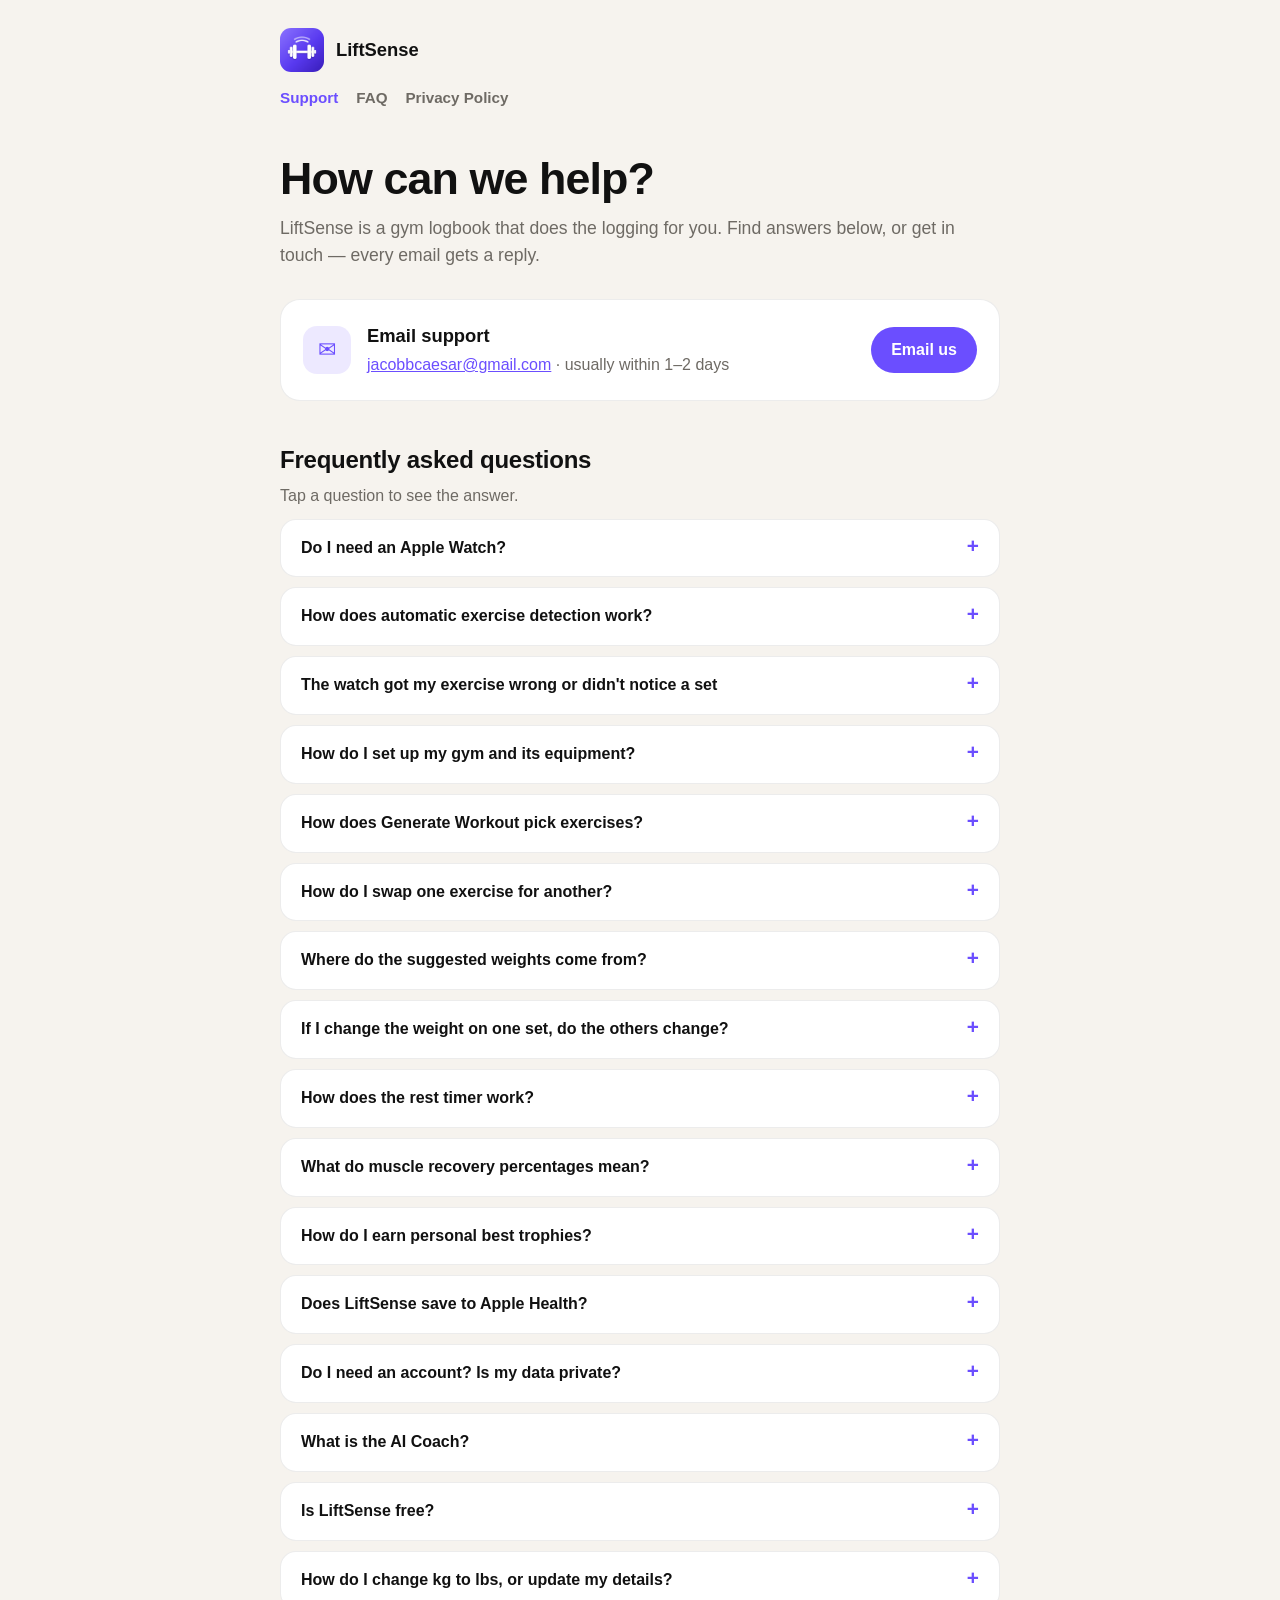
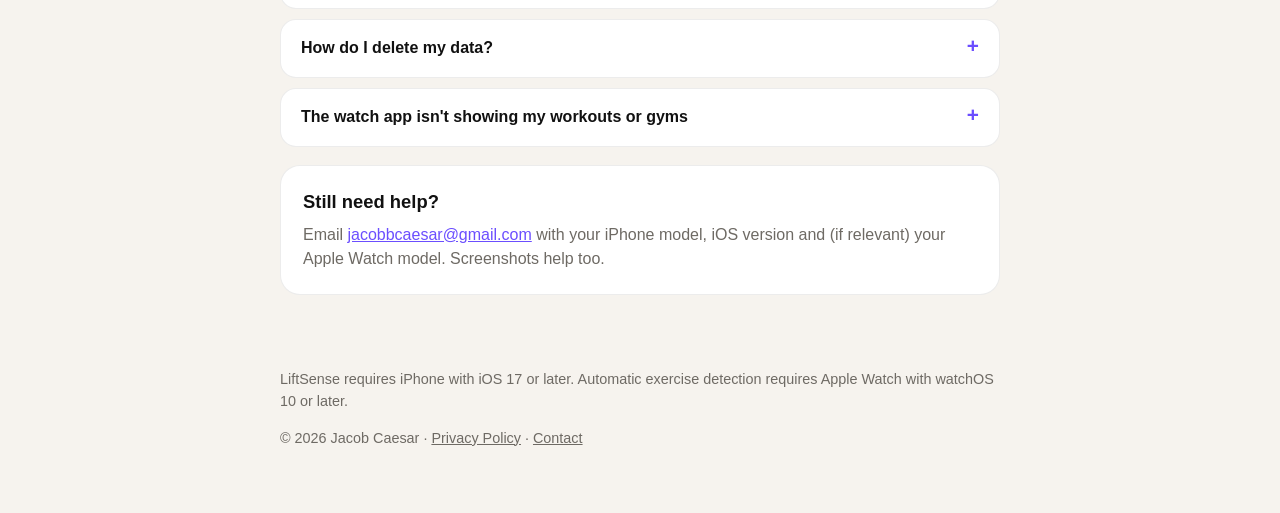
<file: index.html>
<!doctype html>
<html lang="en">
<head>
  <meta charset="utf-8">
  <meta name="viewport" content="width=device-width, initial-scale=1">
  <title>LiftSense Support</title>
  <meta name="description" content="Help and support for LiftSense, the gym workout log that your Apple Watch fills in for you.">
  <link rel="icon" href="icon.png">
  <link rel="apple-touch-icon" href="icon.png">
  <link rel="stylesheet" href="style.css">
</head>
<body>
  <div class="wrap">
    <header>
      <a class="brand" href="./"><img src="icon.png" alt=""><span>LiftSense</span></a>
      <nav>
        <a class="active" href="./">Support</a>
        <a href="#faq">FAQ</a>
        <a href="privacy.html">Privacy Policy</a>
      </nav>
    </header>

    <section class="hero">
      <h1>How can we help?</h1>
      <p>LiftSense is a gym logbook that does the logging for you. Find answers below, or get in touch — every email gets a reply.</p>
    </section>

    <div class="card contact">
      <div class="icon">✉︎</div>
      <div>
        <h2>Email support</h2>
        <p><a href="mailto:jacobbcaesar@gmail.com">jacobbcaesar@gmail.com</a> · usually within 1–2 days</p>
      </div>
      <a class="button" href="mailto:jacobbcaesar@gmail.com?subject=LiftSense%20support">Email us</a>
    </div>

    <h2 class="section" id="faq">Frequently asked questions</h2>
    <p class="section-sub">Tap a question to see the answer.</p>

    <details>
      <summary>Do I need an Apple Watch?</summary>
      <div>
        <p>No. Without a watch you tick off each set on your iPhone, and everything else — generated workouts, Smart Weights, the rest timer, recovery and reviews — works the same.</p>
        <p>With an Apple Watch (watchOS 10 or later), LiftSense can also detect the exercise, count your reps and track your heart rate.</p>
      </div>
    </details>

    <details>
      <summary>How does automatic exercise detection work?</summary>
      <div>
        <p>During a workout, your watch reads your wrist movement. When you start a set it shows <strong>Detecting…</strong>, counts reps, and when you stop it shows its best guesses. Tap the right one and confirm the weight.</p>
        <p>Every time you confirm or correct a guess, detection learns your style and gets more accurate.</p>
      </div>
    </details>

    <details>
      <summary>The watch got my exercise wrong or didn't notice a set</summary>
      <div>
        <p>Tap the correct exercise (or <strong>Other…</strong>) on the watch — that correction teaches it for next time. If a set wasn't picked up at all, use <strong>Log Manually</strong> on the watch or tick the set on your phone.</p>
        <p>Exercises where your wrist barely moves, like leg press, leg extension and calf raises, are the hardest to detect. Logging those by hand is normal.</p>
      </div>
    </details>

    <details>
      <summary>How do I set up my gym and its equipment?</summary>
      <div>
        <p>Go to <strong>Settings → Gyms</strong> (or tap <strong>Edit equipment</strong> on the Generate Workout screen). Start from a template — commercial, garage, home, hotel or bodyweight — then tick or untick each machine and piece of kit.</p>
        <p>You can add as many gyms as you like. Generated workouts and exercise swaps only use equipment the selected gym has.</p>
      </div>
    </details>

    <details>
      <summary>How does Generate Workout pick exercises?</summary>
      <div>
        <p>It uses your selected gym's equipment, the muscles you tick, how long you have, the intensity and rest you choose, and which muscles are most recovered.</p>
        <ul>
          <li><strong>My usual</strong> leans on exercises you already do.</li>
          <li><strong>Discover</strong> suggests new exercises similar to the ones you like.</li>
        </ul>
        <p>LiftSense learns from the exercises you keep, finish, swap and remove, so suggestions get more "you" over time. Not happy? Tap <strong>Regenerate</strong>, or swap single exercises.</p>
      </div>
    </details>

    <details>
      <summary>How do I swap one exercise for another?</summary>
      <div>
        <p>Tap the <strong>⋯</strong> button next to the exercise and choose <strong>Swap exercise</strong>. You'll see the most similar exercises your gym can do, each with a match percentage. Tap one to swap it in, or browse the full library.</p>
      </div>
    </details>

    <details>
      <summary>Where do the suggested weights come from?</summary>
      <div>
        <p>For an exercise you've done before, LiftSense starts you with <strong>exactly the weights and reps from last time</strong>. If you're ready to progress it shows a tip with an <strong>Apply</strong> button — it never adds weight on its own.</p>
        <p>For a new exercise you get a sensible beginner starting weight, which LiftSense refines from how strong you are on your other lifts.</p>
      </div>
    </details>

    <details>
      <summary>If I change the weight on one set, do the others change?</summary>
      <div>
        <p>Yes. Changing the weight or reps on a set copies it to every later set of that exercise you haven't finished yet. Sets you've already ticked are left alone.</p>
      </div>
    </details>

    <details>
      <summary>How does the rest timer work?</summary>
      <div>
        <p>Tick a set and the rest countdown starts at the bottom of the screen. Use −15, +15 or Skip to adjust it. When it reaches zero your phone (and watch) alerts you that it's time for the next set.</p>
        <p>Set your rest when generating a workout, change it any time with the <strong>Rest</strong> button during a workout, or set the default in <strong>Settings → Workouts</strong>. To get alerts while your phone is locked, allow notifications for LiftSense in the iPhone Settings app.</p>
      </div>
    </details>

    <details>
      <summary>What do muscle recovery percentages mean?</summary>
      <div>
        <p>Each muscle shows how ready it is to train, from 0 to 100%. It drops after you train that muscle and climbs back as it recovers — larger muscles like quads and back take around three days, smaller ones less. Green is ready, gold is recovering and red is fatigued.</p>
      </div>
    </details>

    <details>
      <summary>How do I earn personal best trophies?</summary>
      <div>
        <p>When you finish a workout, LiftSense compares it with your history. You earn a trophy for a heaviest weight, a best estimated one-rep max, your biggest single set, or most reps on a bodyweight exercise. The first time you do an exercise sets your baseline.</p>
      </div>
    </details>

    <details>
      <summary>Does LiftSense save to Apple Health?</summary>
      <div>
        <p>Yes, if you allow it. Finished workouts are saved as strength training, and LiftSense can read your heart rate during workouts and your latest body weight. Turn this on or off in <strong>Settings → Sync &amp; sharing</strong>, or manage permissions in the Health app.</p>
      </div>
    </details>

    <details>
      <summary>Do I need an account? Is my data private?</summary>
      <div>
        <p>No account is needed. Your workouts, gyms and settings are stored on your iPhone and Apple Watch — they aren't uploaded to us and we can't see them. There are no ads and no tracking. See the <a href="privacy.html">Privacy Policy</a> for details.</p>
      </div>
    </details>

    <details>
      <summary>What is the AI Coach?</summary>
      <div>
        <p>Ask it about your training — what to train today, how a lift is progressing, how to break a plateau. By default it answers using logic built into the app and nothing leaves your phone.</p>
        <p>Optionally, you can add your own Anthropic API key in <strong>Settings → AI Coach</strong> for full conversations powered by Claude. The app asks your permission before sending anything, and you can turn it off at any time.</p>
      </div>
    </details>

    <details>
      <summary>Is LiftSense free?</summary>
      <div>
        <p>Yes. Every feature is included — there's no subscription and no in-app purchases.</p>
      </div>
    </details>

    <details>
      <summary>How do I change kg to lbs, or update my details?</summary>
      <div>
        <p>Open the <strong>Settings</strong> tab. You can change your units, name, bodyweight, age, experience level and training goal at any time.</p>
      </div>
    </details>

    <details>
      <summary>How do I delete my data?</summary>
      <div>
        <p>Go to <strong>Settings → Reset all data</strong>. This permanently removes everything LiftSense has stored on your device. Deleting the app also removes its data. Workouts already saved to Apple Health can be deleted in the Health app.</p>
      </div>
    </details>

    <details>
      <summary>The watch app isn't showing my workouts or gyms</summary>
      <div>
        <ol>
          <li>Open LiftSense on your iPhone once — it sends your saved workouts and gyms to the watch.</li>
          <li>Make sure the watch app is installed: open the Watch app on your iPhone, scroll to LiftSense and tap Install.</li>
          <li>Keep Bluetooth on and your watch near your phone for a minute to let it sync.</li>
        </ol>
        <p>Still stuck? <a href="mailto:jacobbcaesar@gmail.com?subject=LiftSense%20watch%20sync">Email us</a>.</p>
      </div>
    </details>

    <div class="card">
      <h2 style="margin:0 0 6px;font-size:1.15rem">Still need help?</h2>
      <p style="margin:0;color:var(--muted)">Email <a href="mailto:jacobbcaesar@gmail.com">jacobbcaesar@gmail.com</a> with your iPhone model, iOS version and (if relevant) your Apple Watch model. Screenshots help too.</p>
    </div>

    <footer>
      <p>LiftSense requires iPhone with iOS 17 or later. Automatic exercise detection requires Apple Watch with watchOS 10 or later.</p>
      <p>© 2026 Jacob Caesar · <a href="privacy.html">Privacy Policy</a> · <a href="mailto:jacobbcaesar@gmail.com">Contact</a></p>
    </footer>
  </div>
</body>
</html>
</file>
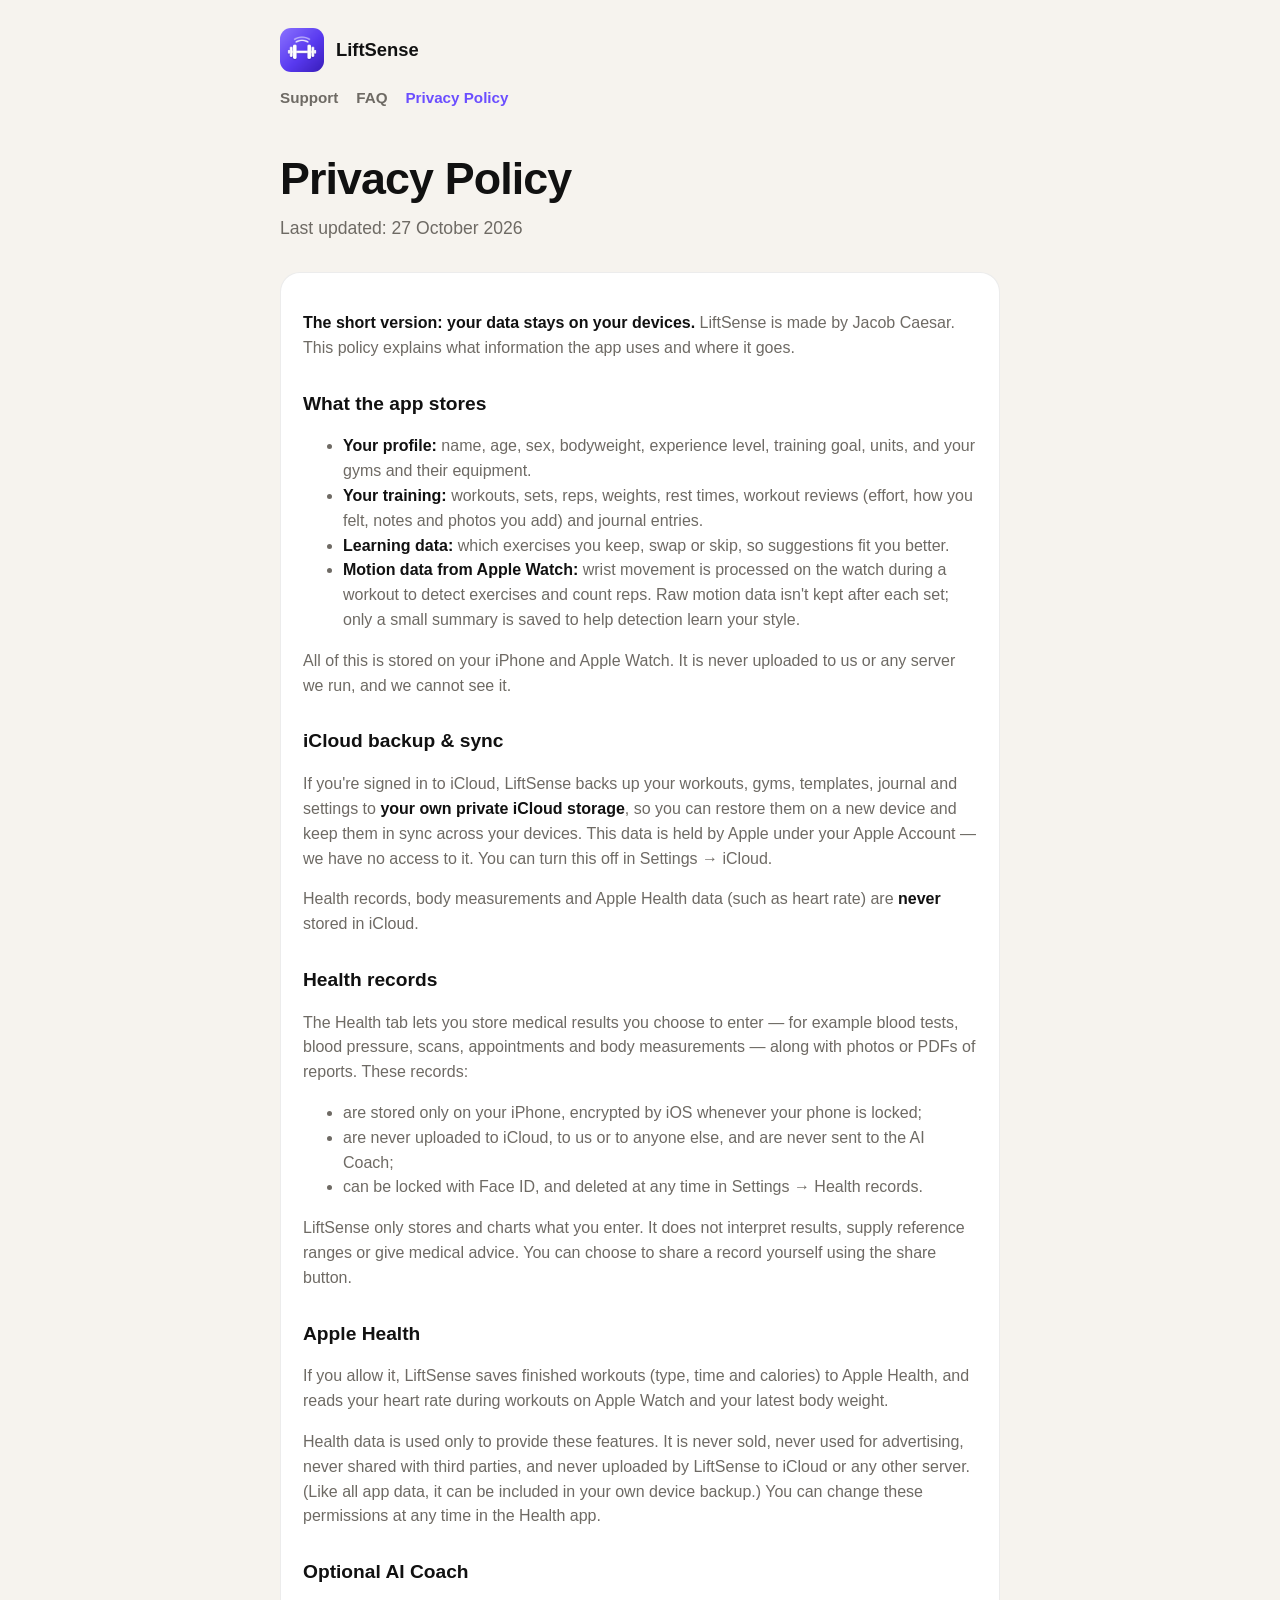
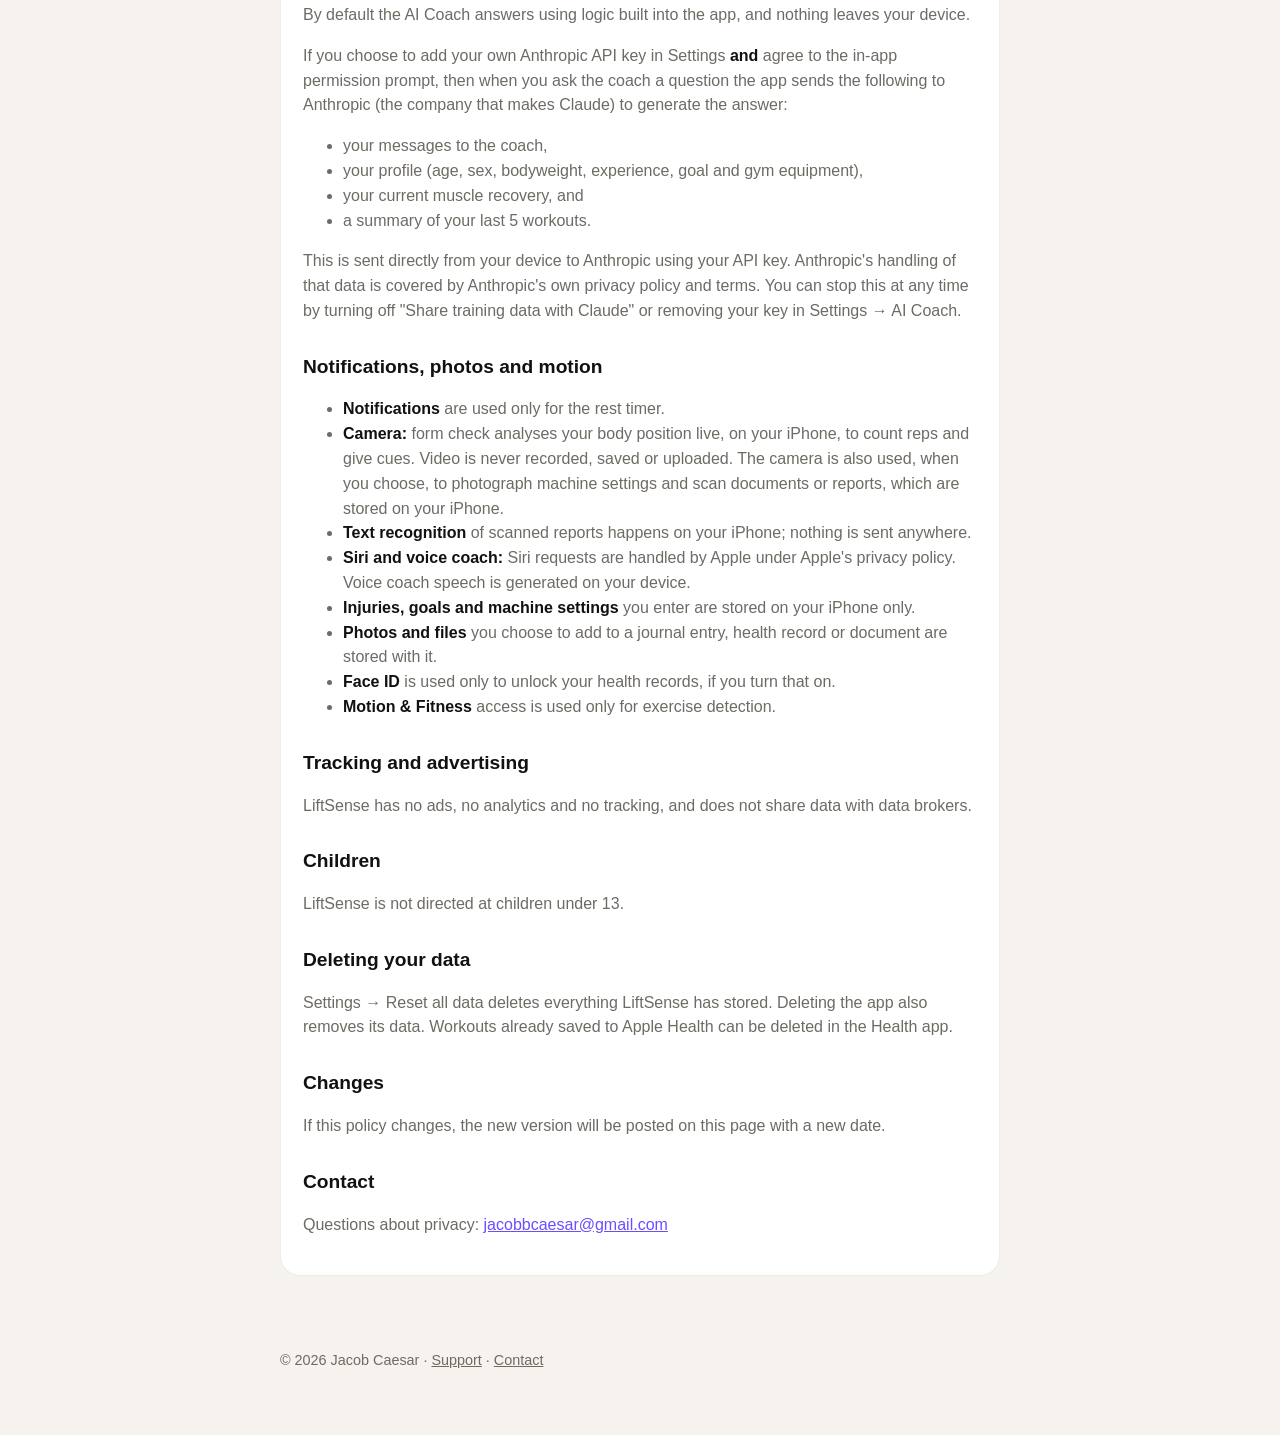
<file: privacy.html>
<!doctype html>
<html lang="en">
<head>
  <meta charset="utf-8">
  <meta name="viewport" content="width=device-width, initial-scale=1">
  <title>LiftSense Privacy Policy</title>
  <meta name="description" content="How LiftSense handles your data.">
  <link rel="icon" href="icon.png">
  <link rel="stylesheet" href="style.css">
</head>
<body>
  <div class="wrap">
    <header>
      <a class="brand" href="./"><img src="icon.png" alt=""><span>LiftSense</span></a>
      <nav>
        <a href="./">Support</a>
        <a href="./#faq">FAQ</a>
        <a class="active" href="privacy.html">Privacy Policy</a>
      </nav>
    </header>

    <section class="hero">
      <h1>Privacy Policy</h1>
      <p>Last updated: 27 October 2026</p>
    </section>

    <div class="card policy">
      <p><strong>The short version: your data stays on your devices.</strong> LiftSense is made by Jacob Caesar. This policy explains what information the app uses and where it goes.</p>

      <h2>What the app stores</h2>
      <ul>
        <li><strong>Your profile:</strong> name, age, sex, bodyweight, experience level, training goal, units, and your gyms and their equipment.</li>
        <li><strong>Your training:</strong> workouts, sets, reps, weights, rest times, workout reviews (effort, how you felt, notes and photos you add) and journal entries.</li>
        <li><strong>Learning data:</strong> which exercises you keep, swap or skip, so suggestions fit you better.</li>
        <li><strong>Motion data from Apple Watch:</strong> wrist movement is processed on the watch during a workout to detect exercises and count reps. Raw motion data isn't kept after each set; only a small summary is saved to help detection learn your style.</li>
      </ul>
      <p>All of this is stored on your iPhone and Apple Watch. It is never uploaded to us or any server we run, and we cannot see it.</p>

      <h2>iCloud backup &amp; sync</h2>
      <p>If you're signed in to iCloud, LiftSense backs up your workouts, gyms, templates, journal and settings to <strong>your own private iCloud storage</strong>, so you can restore them on a new device and keep them in sync across your devices. This data is held by Apple under your Apple Account — we have no access to it. You can turn this off in Settings → iCloud.</p>
      <p>Health records, body measurements and Apple Health data (such as heart rate) are <strong>never</strong> stored in iCloud.</p>

      <h2>Health records</h2>
      <p>The Health tab lets you store medical results you choose to enter — for example blood tests, blood pressure, scans, appointments and body measurements — along with photos or PDFs of reports. These records:</p>
      <ul>
        <li>are stored only on your iPhone, encrypted by iOS whenever your phone is locked;</li>
        <li>are never uploaded to iCloud, to us or to anyone else, and are never sent to the AI Coach;</li>
        <li>can be locked with Face ID, and deleted at any time in Settings → Health records.</li>
      </ul>
      <p>LiftSense only stores and charts what you enter. It does not interpret results, supply reference ranges or give medical advice. You can choose to share a record yourself using the share button.</p>

      <h2>Apple Health</h2>
      <p>If you allow it, LiftSense saves finished workouts (type, time and calories) to Apple Health, and reads your heart rate during workouts on Apple Watch and your latest body weight.</p>
      <p>Health data is used only to provide these features. It is never sold, never used for advertising, never shared with third parties, and never uploaded by LiftSense to iCloud or any other server. (Like all app data, it can be included in your own device backup.) You can change these permissions at any time in the Health app.</p>

      <h2>Optional AI Coach</h2>
      <p>By default the AI Coach answers using logic built into the app, and nothing leaves your device.</p>
      <p>If you choose to add your own Anthropic API key in Settings <strong>and</strong> agree to the in-app permission prompt, then when you ask the coach a question the app sends the following to Anthropic (the company that makes Claude) to generate the answer:</p>
      <ul>
        <li>your messages to the coach,</li>
        <li>your profile (age, sex, bodyweight, experience, goal and gym equipment),</li>
        <li>your current muscle recovery, and</li>
        <li>a summary of your last 5 workouts.</li>
      </ul>
      <p>This is sent directly from your device to Anthropic using your API key. Anthropic's handling of that data is covered by Anthropic's own privacy policy and terms. You can stop this at any time by turning off "Share training data with Claude" or removing your key in Settings → AI Coach.</p>

      <h2>Notifications, photos and motion</h2>
      <ul>
        <li><strong>Notifications</strong> are used only for the rest timer.</li>
        <li><strong>Camera:</strong> form check analyses your body position live, on your iPhone, to count reps and give cues. Video is never recorded, saved or uploaded. The camera is also used, when you choose, to photograph machine settings and scan documents or reports, which are stored on your iPhone.</li>
        <li><strong>Text recognition</strong> of scanned reports happens on your iPhone; nothing is sent anywhere.</li>
        <li><strong>Siri and voice coach:</strong> Siri requests are handled by Apple under Apple's privacy policy. Voice coach speech is generated on your device.</li>
        <li><strong>Injuries, goals and machine settings</strong> you enter are stored on your iPhone only.</li>
        <li><strong>Photos and files</strong> you choose to add to a journal entry, health record or document are stored with it.</li>
        <li><strong>Face ID</strong> is used only to unlock your health records, if you turn that on.</li>
        <li><strong>Motion &amp; Fitness</strong> access is used only for exercise detection.</li>
      </ul>

      <h2>Tracking and advertising</h2>
      <p>LiftSense has no ads, no analytics and no tracking, and does not share data with data brokers.</p>

      <h2>Children</h2>
      <p>LiftSense is not directed at children under 13.</p>

      <h2>Deleting your data</h2>
      <p>Settings → Reset all data deletes everything LiftSense has stored. Deleting the app also removes its data. Workouts already saved to Apple Health can be deleted in the Health app.</p>

      <h2>Changes</h2>
      <p>If this policy changes, the new version will be posted on this page with a new date.</p>

      <h2>Contact</h2>
      <p>Questions about privacy: <a href="mailto:jacobbcaesar@gmail.com">jacobbcaesar@gmail.com</a></p>
    </div>

    <footer>
      <p>© 2026 Jacob Caesar · <a href="./">Support</a> · <a href="mailto:jacobbcaesar@gmail.com">Contact</a></p>
    </footer>
  </div>
</body>
</html>
</file>
<file: style.css>
:root {
  --accent: #6B4EFF;
  --accent-soft: rgba(107, 78, 255, 0.12);
  --bg: #F6F3EE;
  --card: #FFFFFF;
  --ink: #111111;
  --muted: #6E6A64;
  --line: rgba(17, 17, 17, 0.08);
}
@media (prefers-color-scheme: dark) {
  :root {
    --accent: #8F79FF;
    --accent-soft: rgba(143, 121, 255, 0.16);
    --bg: #121113;
    --card: #1D1B20;
    --ink: #F3F1F6;
    --muted: #A39FA8;
    --line: rgba(255, 255, 255, 0.08);
  }
}
* { box-sizing: border-box; }
body {
  margin: 0;
  background: var(--bg);
  color: var(--ink);
  font-family: -apple-system, BlinkMacSystemFont, "SF Pro Text", "Segoe UI", Roboto, Helvetica, Arial, sans-serif;
  line-height: 1.55;
  -webkit-font-smoothing: antialiased;
}
a { color: var(--accent); }
.wrap { max-width: 760px; margin: 0 auto; padding: 0 20px; }
header { padding: 28px 0 8px; }
.brand { display: flex; align-items: center; gap: 12px; text-decoration: none; color: var(--ink); }
.brand img { width: 44px; height: 44px; border-radius: 11px; }
.brand span { font-weight: 700; font-size: 1.15rem; }
nav { display: flex; gap: 18px; margin-top: 14px; font-size: 0.95rem; flex-wrap: wrap; }
nav a { text-decoration: none; color: var(--muted); font-weight: 600; }
nav a.active, nav a:hover { color: var(--accent); }
.hero { padding: 36px 0 12px; }
.hero h1 { font-size: clamp(2rem, 6vw, 2.8rem); line-height: 1.1; margin: 0 0 12px; letter-spacing: -0.02em; }
.hero p { color: var(--muted); font-size: 1.1rem; margin: 0; }
.card {
  background: var(--card);
  border-radius: 20px;
  padding: 22px;
  margin: 18px 0;
  border: 1px solid var(--line);
}
.contact { display: flex; gap: 16px; align-items: center; flex-wrap: wrap; }
.contact .icon {
  width: 48px; height: 48px; border-radius: 14px; background: var(--accent-soft); color: var(--accent);
  display: grid; place-items: center; font-size: 1.4rem; flex: none;
}
.contact h2 { margin: 0 0 2px; font-size: 1.15rem; }
.contact p { margin: 0; color: var(--muted); }
.button {
  display: inline-block; background: var(--accent); color: #fff; text-decoration: none; font-weight: 600;
  padding: 11px 20px; border-radius: 999px; margin-left: auto;
}
h2.section { font-size: 1.5rem; margin: 40px 0 6px; letter-spacing: -0.01em; }
.section-sub { color: var(--muted); margin: 0 0 8px; }
details {
  background: var(--card);
  border: 1px solid var(--line);
  border-radius: 16px;
  margin: 10px 0;
  padding: 0 20px;
}
summary {
  cursor: pointer; list-style: none; padding: 16px 0; font-weight: 600;
  display: flex; justify-content: space-between; gap: 12px;
}
summary::-webkit-details-marker { display: none; }
summary::after { content: "+"; color: var(--accent); font-size: 1.3rem; line-height: 1; }
details[open] summary::after { content: "–"; }
details > div { padding: 0 0 16px; color: var(--muted); }
details > div p { margin: 0 0 10px; }
details > div ol, details > div ul { margin: 0 0 10px; padding-left: 20px; }
.policy h2 { font-size: 1.2rem; margin: 28px 0 6px; }
.policy p, .policy li { color: var(--muted); }
.policy strong { color: var(--ink); }
footer { padding: 40px 0 50px; color: var(--muted); font-size: 0.9rem; }
footer a { color: var(--muted); }
</file>
